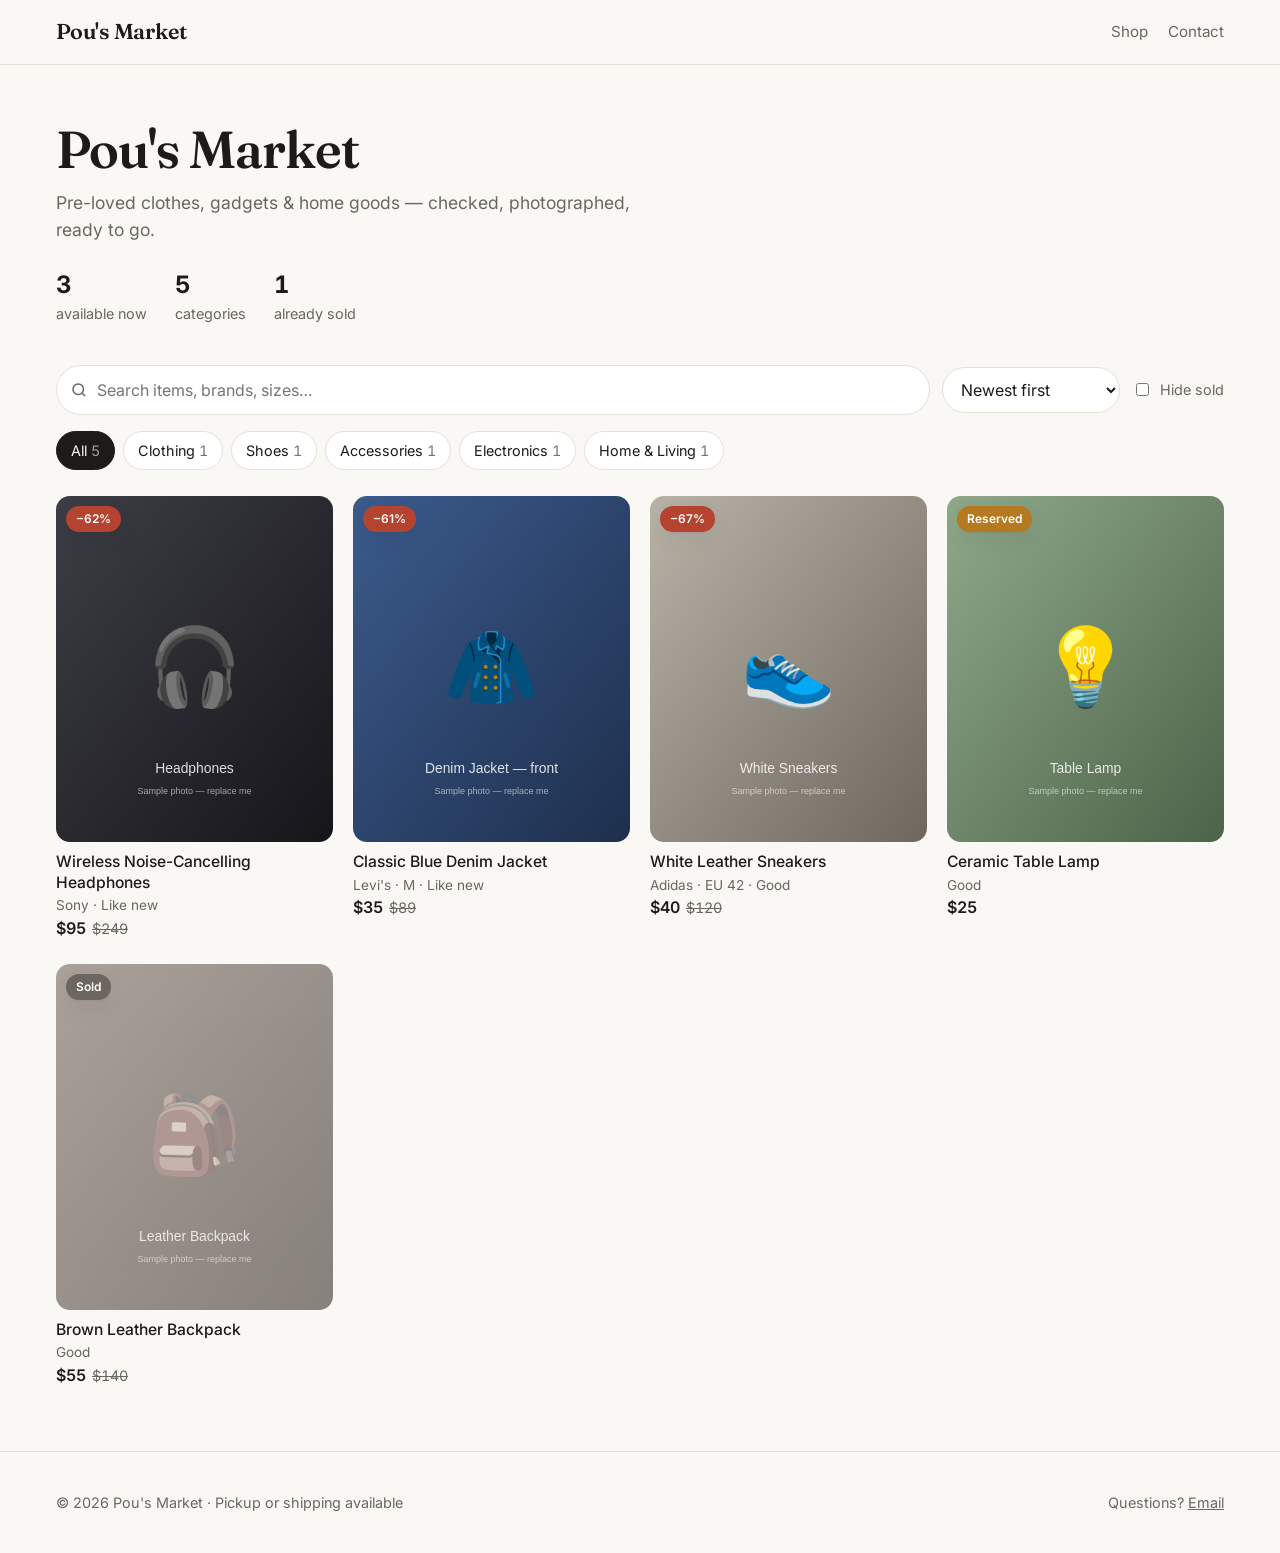
<file: index.html>
<!doctype html>
<html lang="en">
<head>
  <meta charset="utf-8">
  <meta name="viewport" content="width=device-width, initial-scale=1">
  <title>Shop</title>
  <meta name="description" content="Pre-loved clothes, electronics and home goods for sale.">
  <link rel="preconnect" href="https://fonts.googleapis.com">
  <link rel="preconnect" href="https://fonts.gstatic.com" crossorigin>
  <link href="https://fonts.googleapis.com/css2?family=Fraunces:opsz,wght@9..144,600&family=Inter:wght@400;500;600&display=swap" rel="stylesheet">
  <link rel="stylesheet" href="assets/css/style.css">
  <link rel="icon" href="data:image/svg+xml,<svg xmlns='http://www.w3.org/2000/svg' viewBox='0 0 100 100'><text y='.9em' font-size='90'>🛍️</text></svg>">
</head>
<body>
  <header class="site-header">
    <div class="container">
      <a class="brand" href="./" data-shop-name>Shop</a>
      <nav class="nav">
        <a href="#shop">Shop</a>
        <a href="#contact">Contact</a>
      </nav>
    </div>
  </header>

  <main class="container">
    <section class="hero">
      <h1 data-shop-name>Shop</h1>
      <p data-tagline></p>
      <div class="stats" id="stats"></div>
    </section>

    <section id="shop">
      <div class="toolbar">
        <label class="search">
          <svg width="18" height="18" viewBox="0 0 24 24" fill="none" stroke="currentColor" stroke-width="2" aria-hidden="true"><circle cx="11" cy="11" r="7"/><path d="m20 20-3.5-3.5"/></svg>
          <input id="q" type="search" placeholder="Search items, brands, sizes…" aria-label="Search">
        </label>
        <select id="sort" class="select" aria-label="Sort">
          <option value="new">Newest first</option>
          <option value="price-asc">Price: low to high</option>
          <option value="price-desc">Price: high to low</option>
          <option value="discount">Biggest discount</option>
        </select>
        <label class="check"><input type="checkbox" id="hideSold"> Hide sold</label>
      </div>
      <div class="chips" id="chips" role="group" aria-label="Categories"></div>
      <div class="grid" id="grid" aria-live="polite"></div>
    </section>
  </main>

  <footer class="site-footer" id="contact">
    <div class="container">
      <div>© <span data-year></span> <span data-shop-name></span> · <span data-location></span></div>
      <div>Questions? <span data-contact-links></span></div>
    </div>
  </footer>

  <script src="assets/js/config.js"></script>
  <script src="assets/js/common.js"></script>
  <script src="assets/js/index.js"></script>
</body>
</html>
</file>
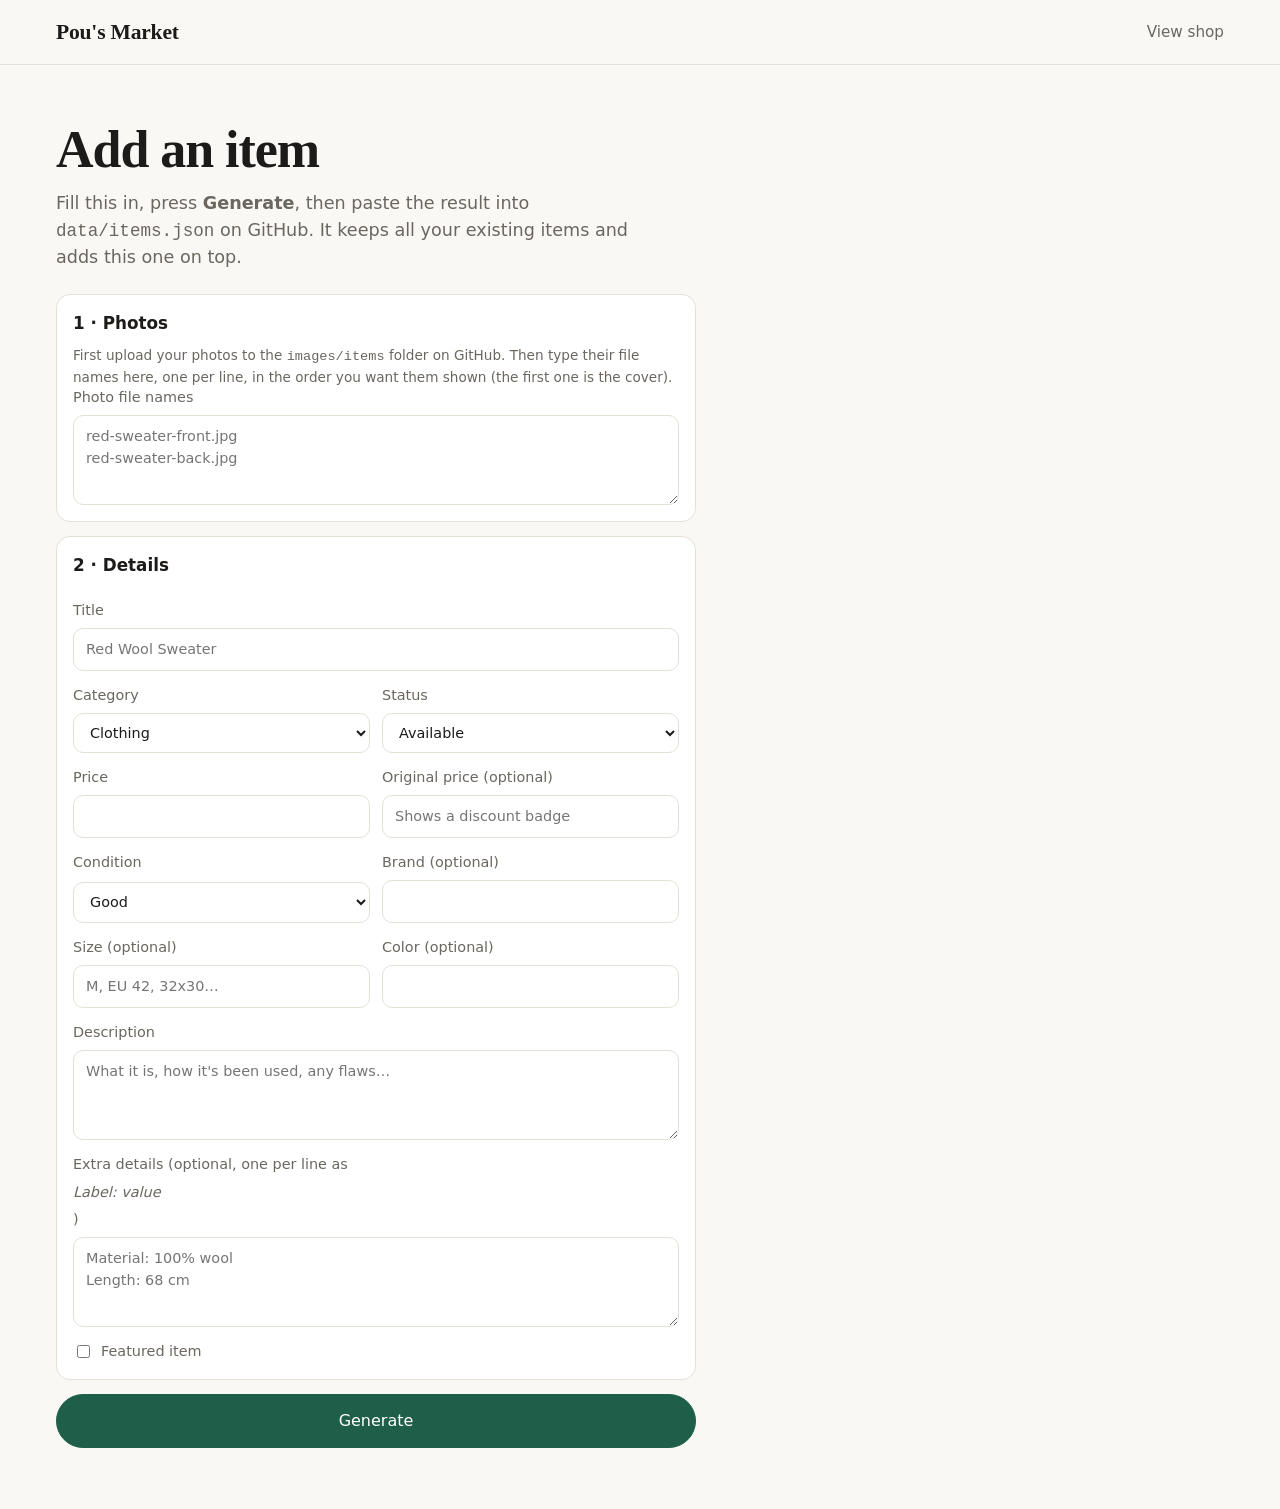
<file: add-item.html>
<!doctype html>
<html lang="en">
<head>
  <meta charset="utf-8">
  <meta name="viewport" content="width=device-width, initial-scale=1">
  <meta name="robots" content="noindex">
  <title>Add Item</title>
  <link rel="stylesheet" href="assets/css/style.css">
  <style>
    .form { display: grid; gap: 14px; max-width: 640px; margin: 24px 0 64px; }
    .form label { display: grid; gap: 6px; font-size: .9rem; color: var(--muted); }
    .form input, .form select, .form textarea {
      padding: 10px 12px; border-radius: 10px; border: 1px solid var(--border); background: var(--surface); color: var(--text); font: inherit;
    }
    .form textarea { min-height: 90px; resize: vertical; }
    .row { display: grid; grid-template-columns: 1fr 1fr; gap: 12px; }
    @media (max-width: 520px) { .row { grid-template-columns: 1fr; } }
    .help { font-size: .85rem; color: var(--muted); margin: 0; }
    .out { width: 100%; min-height: 220px; font-family: ui-monospace, monospace; font-size: .8rem; }
    .step { background: var(--surface); border: 1px solid var(--border); border-radius: var(--radius); padding: 16px; }
    .step h2 { margin: 0 0 8px; font-size: 1.05rem; }
    .error { color: var(--sale); font-size: .9rem; }
  </style>
</head>
<body>
  <header class="site-header">
    <div class="container">
      <a class="brand" href="./" data-shop-name>Shop</a>
      <nav class="nav"><a href="./">View shop</a></nav>
    </div>
  </header>

  <main class="container">
    <section class="hero" style="padding-bottom:0">
      <h1>Add an item</h1>
      <p>Fill this in, press <strong>Generate</strong>, then paste the result into <code>data/items.json</code> on GitHub. It keeps all your existing items and adds this one on top.</p>
    </section>

    <form class="form" id="f">
      <div class="step">
        <h2>1 · Photos</h2>
        <p class="help">First upload your photos to the <code>images/items</code> folder on GitHub. Then type their file names here, one per line, in the order you want them shown (the first one is the cover).</p>
        <label>Photo file names
          <textarea id="images" placeholder="red-sweater-front.jpg&#10;red-sweater-back.jpg" required></textarea>
        </label>
      </div>

      <div class="step" style="display:grid;gap:14px">
        <h2>2 · Details</h2>
        <label>Title <input id="title" required placeholder="Red Wool Sweater"></label>
        <div class="row">
          <label>Category <select id="category"></select></label>
          <label>Status
            <select id="status"><option value="available">Available</option><option value="reserved">Reserved</option><option value="sold">Sold</option></select>
          </label>
        </div>
        <div class="row">
          <label>Price <input id="price" type="number" min="0" step="0.01" required></label>
          <label>Original price (optional) <input id="originalPrice" type="number" min="0" step="0.01" placeholder="Shows a discount badge"></label>
        </div>
        <div class="row">
          <label>Condition
            <select id="condition"><option>New with tags</option><option>Like new</option><option selected>Good</option><option>Fair</option></select>
          </label>
          <label>Brand (optional) <input id="brand"></label>
        </div>
        <div class="row">
          <label>Size (optional) <input id="size" placeholder="M, EU 42, 32x30…"></label>
          <label>Color (optional) <input id="color"></label>
        </div>
        <label>Description <textarea id="description" required placeholder="What it is, how it's been used, any flaws…"></textarea></label>
        <label>Extra details (optional, one per line as <em>Label: value</em>)
          <textarea id="details" placeholder="Material: 100% wool&#10;Length: 68 cm"></textarea>
        </label>
        <label style="display:flex;gap:8px;align-items:center"><input type="checkbox" id="featured"> Featured item</label>
      </div>

      <button class="btn primary" type="submit">Generate</button>
      <p class="error" id="err" hidden></p>

      <div class="step" id="result" hidden>
        <h2>3 · Paste into GitHub</h2>
        <p class="help">Press <strong>Copy</strong>. Then on GitHub open <code>data/items.json</code>, tap the ✏️ pencil, select everything, paste, and press <strong>Commit changes</strong>. The site updates in about a minute.</p>
        <textarea class="out" id="out" readonly></textarea>
        <div style="display:flex;gap:10px;margin-top:10px;flex-wrap:wrap">
          <button class="btn primary" type="button" id="copy">Copy</button>
          <a class="btn" id="ghEdit" target="_blank" rel="noopener">Open items.json on GitHub</a>
        </div>
      </div>
    </form>
  </main>

  <script src="assets/js/config.js"></script>
  <script src="assets/js/common.js"></script>
  <script>
  (function () {
    const { cfg, loadItems } = window.Shop;
    const $ = (id) => document.getElementById(id);
    $("category").innerHTML = cfg.categories.map((c) => `<option value="${c.id}">${c.label}</option>`).join("");
    if (cfg.repo) $("ghEdit").href = `https://github.com/${cfg.repo}/edit/main/data/items.json`;
    else $("ghEdit").hidden = true;

    const slug = (s) => s.toLowerCase().normalize("NFKD").replace(/[^\w\s-]/g, "").trim().replace(/[\s_]+/g, "-").replace(/-+/g, "-").slice(0, 60);

    $("f").addEventListener("submit", async (e) => {
      e.preventDefault();
      $("err").hidden = true;
      let items;
      try { items = await loadItems(); } catch (x) { $("err").textContent = x.message; $("err").hidden = false; return; }

      let id = slug($("title").value) || "item";
      const base = id; let n = 2;
      while (items.some((i) => i.id === id)) id = `${base}-${n++}`;

      const details = {};
      $("details").value.split("\n").forEach((line) => {
        const i = line.indexOf(":");
        if (i > 0) details[line.slice(0, i).trim()] = line.slice(i + 1).trim();
      });
      const images = $("images").value.split("\n").map((s) => s.trim()).filter(Boolean)
        .map((s) => (s.startsWith("images/") ? s : "images/items/" + s.replace(/^\/+/, "")));

      const item = {
        id,
        title: $("title").value.trim(),
        category: $("category").value,
        price: Number($("price").value),
        ...($("originalPrice").value ? { originalPrice: Number($("originalPrice").value) } : {}),
        condition: $("condition").value,
        status: $("status").value,
        ...($("brand").value.trim() ? { brand: $("brand").value.trim() } : {}),
        ...($("size").value.trim() ? { size: $("size").value.trim() } : {}),
        ...($("color").value.trim() ? { color: $("color").value.trim() } : {}),
        dateAdded: new Date().toISOString().slice(0, 10),
        featured: $("featured").checked,
        description: $("description").value.trim(),
        details,
        images
      };

      $("out").value = JSON.stringify([item, ...items], null, 2) + "\n";
      $("result").hidden = false;
      $("result").scrollIntoView({ behavior: "smooth" });
    });

    $("copy").addEventListener("click", async () => {
      try { await navigator.clipboard.writeText($("out").value); }
      catch (_) { $("out").select(); document.execCommand("copy"); }
      $("copy").textContent = "Copied!";
      setTimeout(() => ($("copy").textContent = "Copy"), 2000);
    });
  })();
  </script>
</body>
</html>
</file>
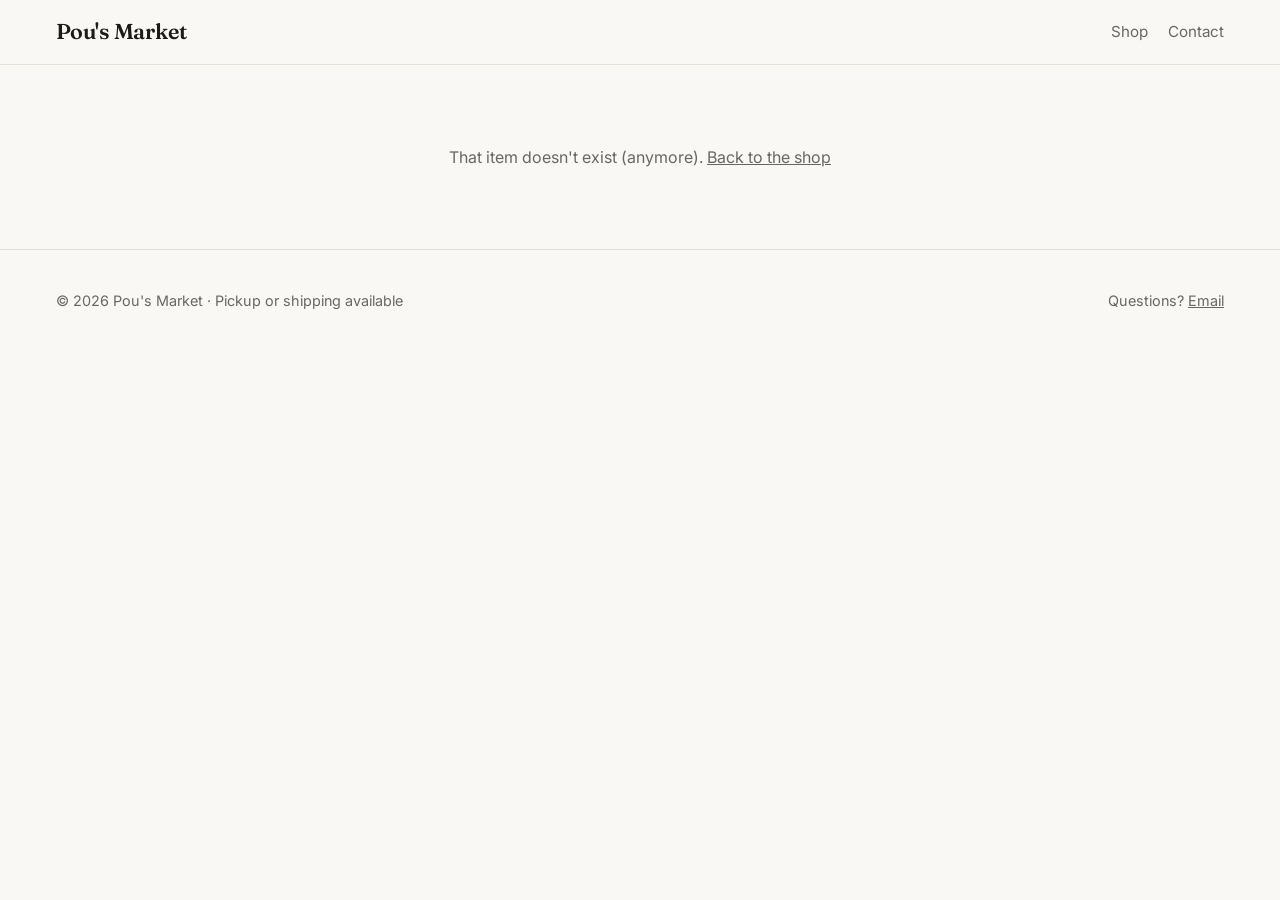
<file: item.html>
<!doctype html>
<html lang="en">
<head>
  <meta charset="utf-8">
  <meta name="viewport" content="width=device-width, initial-scale=1">
  <title>Item</title>
  <link rel="preconnect" href="https://fonts.googleapis.com">
  <link rel="preconnect" href="https://fonts.gstatic.com" crossorigin>
  <link href="https://fonts.googleapis.com/css2?family=Fraunces:opsz,wght@9..144,600&family=Inter:wght@400;500;600&display=swap" rel="stylesheet">
  <link rel="stylesheet" href="assets/css/style.css">
  <link rel="icon" href="data:image/svg+xml,<svg xmlns='http://www.w3.org/2000/svg' viewBox='0 0 100 100'><text y='.9em' font-size='90'>🛍️</text></svg>">
</head>
<body>
  <header class="site-header">
    <div class="container">
      <a class="brand" href="./" data-shop-name>Shop</a>
      <nav class="nav">
        <a href="./#shop">Shop</a>
        <a href="#contact">Contact</a>
      </nav>
    </div>
  </header>

  <main class="container" id="main">
    <p class="empty">Loading…</p>
  </main>

  <div class="lightbox" id="lightbox" role="dialog" aria-modal="true" aria-label="Photo viewer">
    <button class="close" aria-label="Close">✕</button>
    <button class="prev" aria-label="Previous photo">‹</button>
    <img alt="">
    <button class="next" aria-label="Next photo">›</button>
  </div>

  <footer class="site-footer" id="contact">
    <div class="container">
      <div>© <span data-year></span> <span data-shop-name></span> · <span data-location></span></div>
      <div>Questions? <span data-contact-links></span></div>
    </div>
  </footer>

  <script src="assets/js/config.js"></script>
  <script src="assets/js/common.js"></script>
  <script src="assets/js/item.js"></script>
</body>
</html>
</file>
<file: assets/css/style.css>
:root {
  --bg: #faf8f5;
  --surface: #ffffff;
  --surface-2: #f2eee8;
  --text: #1d1b19;
  --muted: #6b665f;
  --border: #e5e0d8;
  --accent: #1f5f4a;
  --accent-contrast: #ffffff;
  --sale: #b4432f;
  --reserved: #b7791f;
  --sold: #6b665f;
  --radius: 14px;
  --shadow: 0 1px 2px rgba(0,0,0,.04), 0 8px 24px rgba(0,0,0,.06);
  --max: 1200px;
  color-scheme: light;
}
@media (prefers-color-scheme: dark) {
  :root {
    --bg: #141312;
    --surface: #1c1b19;
    --surface-2: #26241f;
    --text: #f1eee9;
    --muted: #a39d94;
    --border: #34312c;
    --accent: #5fbf9c;
    --accent-contrast: #0c1f18;
    --sale: #ef7d66;
    --reserved: #e3a84a;
    --sold: #8a847b;
    --shadow: 0 1px 2px rgba(0,0,0,.3), 0 8px 24px rgba(0,0,0,.35);
    color-scheme: dark;
  }
}

* { box-sizing: border-box; }
html { -webkit-text-size-adjust: 100%; }
body {
  margin: 0;
  font-family: "Inter", system-ui, -apple-system, "Segoe UI", Roboto, sans-serif;
  background: var(--bg);
  color: var(--text);
  line-height: 1.5;
}
img { max-width: 100%; display: block; }
a { color: inherit; }
button, input, select { font: inherit; color: inherit; }

.container { max-width: var(--max); margin: 0 auto; padding: 0 16px; }

/* ---------- Header ---------- */
.site-header {
  position: sticky; top: 0; z-index: 20;
  background: color-mix(in srgb, var(--bg) 88%, transparent);
  backdrop-filter: blur(10px);
  border-bottom: 1px solid var(--border);
}
.site-header .container { display: flex; align-items: center; justify-content: space-between; height: 64px; gap: 16px; }
.brand { font-family: "Fraunces", Georgia, serif; font-weight: 600; font-size: 1.35rem; text-decoration: none; letter-spacing: -.01em; }
.nav { display: flex; gap: 20px; font-size: .95rem; }
.nav a { text-decoration: none; color: var(--muted); }
.nav a:hover { color: var(--text); }

/* ---------- Hero ---------- */
.hero { padding: 56px 0 32px; }
.hero h1 { font-family: "Fraunces", Georgia, serif; font-weight: 600; font-size: clamp(2rem, 5vw, 3.25rem); line-height: 1.1; margin: 0 0 12px; letter-spacing: -.02em; max-width: 18ch; }
.hero p { color: var(--muted); font-size: 1.1rem; margin: 0; max-width: 55ch; }
.stats { display: flex; gap: 28px; margin-top: 24px; flex-wrap: wrap; }
.stats div { font-size: .9rem; color: var(--muted); }
.stats strong { display: block; font-size: 1.5rem; color: var(--text); font-variant-numeric: tabular-nums; }

/* ---------- Toolbar ---------- */
.toolbar { display: flex; flex-wrap: wrap; gap: 12px; align-items: center; margin: 8px 0 16px; }
.search { flex: 1 1 260px; position: relative; }
.search input {
  width: 100%; padding: 12px 14px 12px 40px; border-radius: 999px;
  border: 1px solid var(--border); background: var(--surface);
}
.search svg { position: absolute; left: 14px; top: 50%; transform: translateY(-50%); color: var(--muted); }
.select {
  padding: 11px 14px; border-radius: 999px; border: 1px solid var(--border); background: var(--surface); cursor: pointer;
}
input:focus-visible, select:focus-visible, button:focus-visible, a:focus-visible { outline: 2px solid var(--accent); outline-offset: 2px; }

.chips { display: flex; gap: 8px; overflow-x: auto; padding-bottom: 6px; margin-bottom: 20px; scrollbar-width: thin; }
.chip {
  flex: none; padding: 8px 14px; border-radius: 999px; border: 1px solid var(--border);
  background: var(--surface); cursor: pointer; font-size: .9rem; white-space: nowrap;
}
.chip[aria-pressed="true"] { background: var(--text); color: var(--bg); border-color: var(--text); }
.chip .count { opacity: .6; margin-left: 4px; font-variant-numeric: tabular-nums; }

.check { display: inline-flex; gap: 8px; align-items: center; font-size: .9rem; color: var(--muted); cursor: pointer; }

/* ---------- Grid & cards ---------- */
.grid { display: grid; grid-template-columns: repeat(auto-fill, minmax(220px, 1fr)); gap: 24px 20px; margin-bottom: 64px; }
@media (max-width: 520px) { .grid { grid-template-columns: repeat(2, 1fr); gap: 16px 12px; } }

.card { text-decoration: none; display: flex; flex-direction: column; gap: 10px; }
.card-media {
  position: relative; aspect-ratio: 4 / 5; border-radius: var(--radius); overflow: hidden; background: var(--surface-2);
}
.card-media img { width: 100%; height: 100%; object-fit: cover; transition: transform .4s ease; }
.card:hover .card-media img { transform: scale(1.04); }
.card.is-sold .card-media img { filter: grayscale(.8); opacity: .6; }
.badge {
  position: absolute; top: 10px; left: 10px; padding: 4px 10px; border-radius: 999px;
  font-size: .75rem; font-weight: 600; background: var(--surface); color: var(--text); box-shadow: var(--shadow);
}
.badge.sale { background: var(--sale); color: #fff; }
.badge.reserved { background: var(--reserved); color: #fff; }
.badge.sold { background: var(--sold); color: #fff; }
.card-body h3 { font-size: .98rem; font-weight: 500; margin: 0; line-height: 1.3; }
.card-meta { color: var(--muted); font-size: .85rem; margin-top: 2px; }
.price { font-weight: 600; font-variant-numeric: tabular-nums; }
.price s { color: var(--muted); font-weight: 400; margin-left: 6px; font-size: .9em; }

.empty { text-align: center; color: var(--muted); padding: 64px 0; grid-column: 1 / -1; }

/* ---------- Item page ---------- */
.breadcrumbs { font-size: .9rem; color: var(--muted); margin: 24px 0; }
.breadcrumbs a { color: var(--muted); text-decoration: none; }
.breadcrumbs a:hover { color: var(--text); }

.item { display: grid; grid-template-columns: 1.15fr 1fr; gap: 48px; margin-bottom: 72px; }
@media (max-width: 860px) { .item { grid-template-columns: 1fr; gap: 28px; } }

.gallery-main {
  position: relative; aspect-ratio: 4 / 5; border-radius: var(--radius); overflow: hidden; background: var(--surface-2); cursor: zoom-in;
}
.gallery-main img { width: 100%; height: 100%; object-fit: cover; }
.gallery-nav {
  position: absolute; top: 50%; transform: translateY(-50%); width: 40px; height: 40px; border-radius: 50%;
  border: 0; background: var(--surface); box-shadow: var(--shadow); cursor: pointer; display: grid; place-items: center;
}
.gallery-nav.prev { left: 12px; } .gallery-nav.next { right: 12px; }
.thumbs { display: flex; gap: 10px; margin-top: 12px; overflow-x: auto; }
.thumbs button {
  flex: none; width: 72px; aspect-ratio: 4/5; padding: 0; border-radius: 10px; overflow: hidden;
  border: 2px solid transparent; background: var(--surface-2); cursor: pointer; opacity: .7;
}
.thumbs button[aria-current="true"] { border-color: var(--text); opacity: 1; }
.thumbs img { width: 100%; height: 100%; object-fit: cover; }

.item-info h1 { font-family: "Fraunces", Georgia, serif; font-weight: 600; font-size: clamp(1.6rem, 3.5vw, 2.3rem); line-height: 1.15; margin: 4px 0 12px; letter-spacing: -.01em; }
.item-cat { text-transform: uppercase; letter-spacing: .08em; font-size: .75rem; color: var(--muted); }
.item-price { font-size: 1.6rem; }
.item-price .save { font-size: .85rem; color: var(--sale); font-weight: 600; margin-left: 10px; }
.status { display: inline-flex; align-items: center; gap: 6px; font-size: .9rem; margin: 12px 0 20px; }
.status::before { content: ""; width: 8px; height: 8px; border-radius: 50%; background: var(--accent); }
.status.reserved::before { background: var(--reserved); }
.status.sold::before { background: var(--sold); }
.item-desc { color: var(--text); margin: 0 0 24px; white-space: pre-line; }

.specs { width: 100%; border-collapse: collapse; margin-bottom: 28px; font-size: .95rem; }
.specs th, .specs td { text-align: left; padding: 10px 0; border-bottom: 1px solid var(--border); vertical-align: top; }
.specs th { color: var(--muted); font-weight: 400; width: 42%; }

.actions { display: flex; flex-direction: column; gap: 10px; }
.btn {
  display: inline-flex; align-items: center; justify-content: center; gap: 8px; padding: 14px 20px;
  border-radius: 999px; border: 1px solid var(--border); background: var(--surface); text-decoration: none;
  font-weight: 500; cursor: pointer;
}
.btn.primary { background: var(--accent); color: var(--accent-contrast); border-color: var(--accent); }
.btn:hover { filter: brightness(1.05); }
.btn[aria-disabled="true"] { opacity: .5; pointer-events: none; }
.note { font-size: .85rem; color: var(--muted); margin-top: 6px; }

.section-title { font-family: "Fraunces", Georgia, serif; font-weight: 600; font-size: 1.5rem; margin: 0 0 20px; }

/* ---------- Lightbox ---------- */
.lightbox { position: fixed; inset: 0; background: rgba(0,0,0,.92); display: none; place-items: center; z-index: 50; padding: 16px; }
.lightbox.open { display: grid; }
.lightbox img { max-height: 92vh; max-width: 100%; object-fit: contain; border-radius: 8px; }
.lightbox button { position: absolute; background: rgba(255,255,255,.12); color: #fff; border: 0; width: 44px; height: 44px; border-radius: 50%; cursor: pointer; font-size: 1.3rem; }
.lightbox .close { top: 16px; right: 16px; }
.lightbox .prev { left: 16px; top: 50%; } .lightbox .next { right: 16px; top: 50%; }

/* ---------- Footer ---------- */
.site-footer { border-top: 1px solid var(--border); padding: 40px 0; color: var(--muted); font-size: .9rem; }
.site-footer .container { display: flex; flex-wrap: wrap; justify-content: space-between; gap: 16px; }
.site-footer a { color: var(--muted); }
</file>
